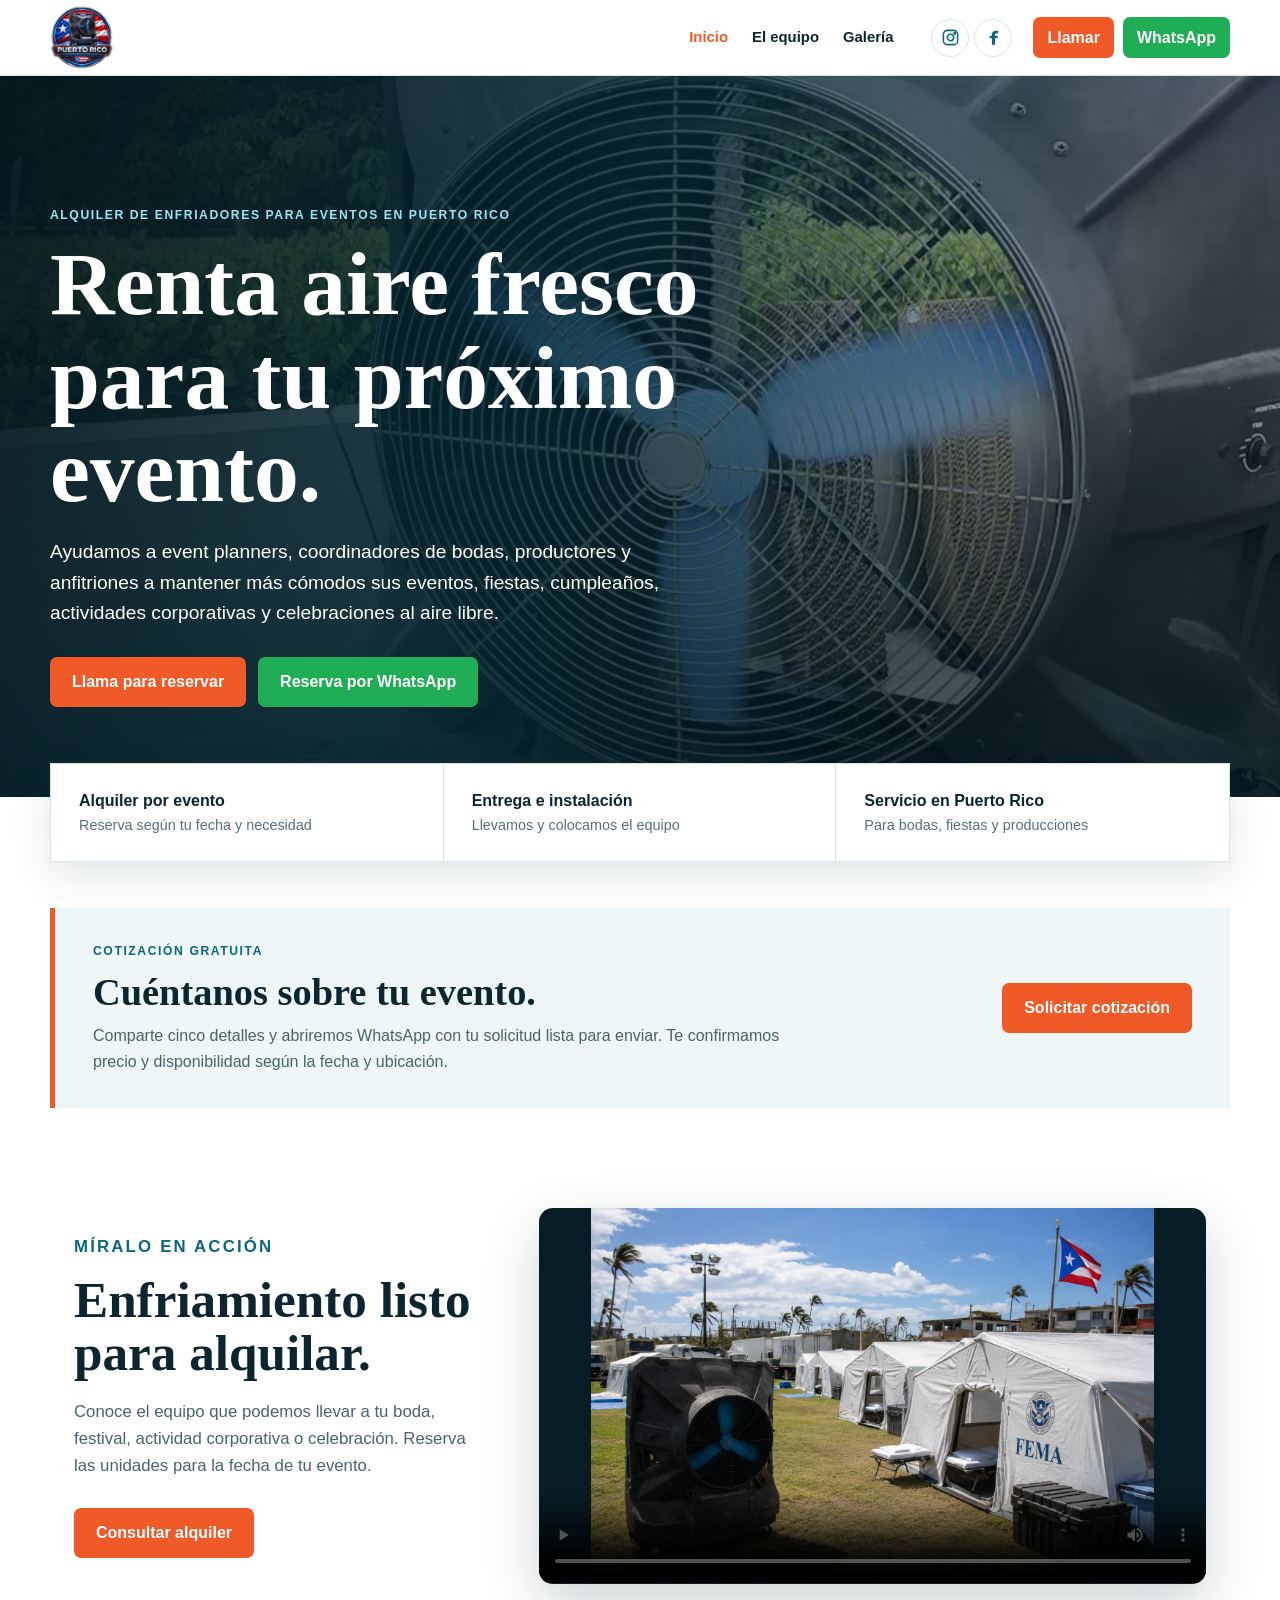
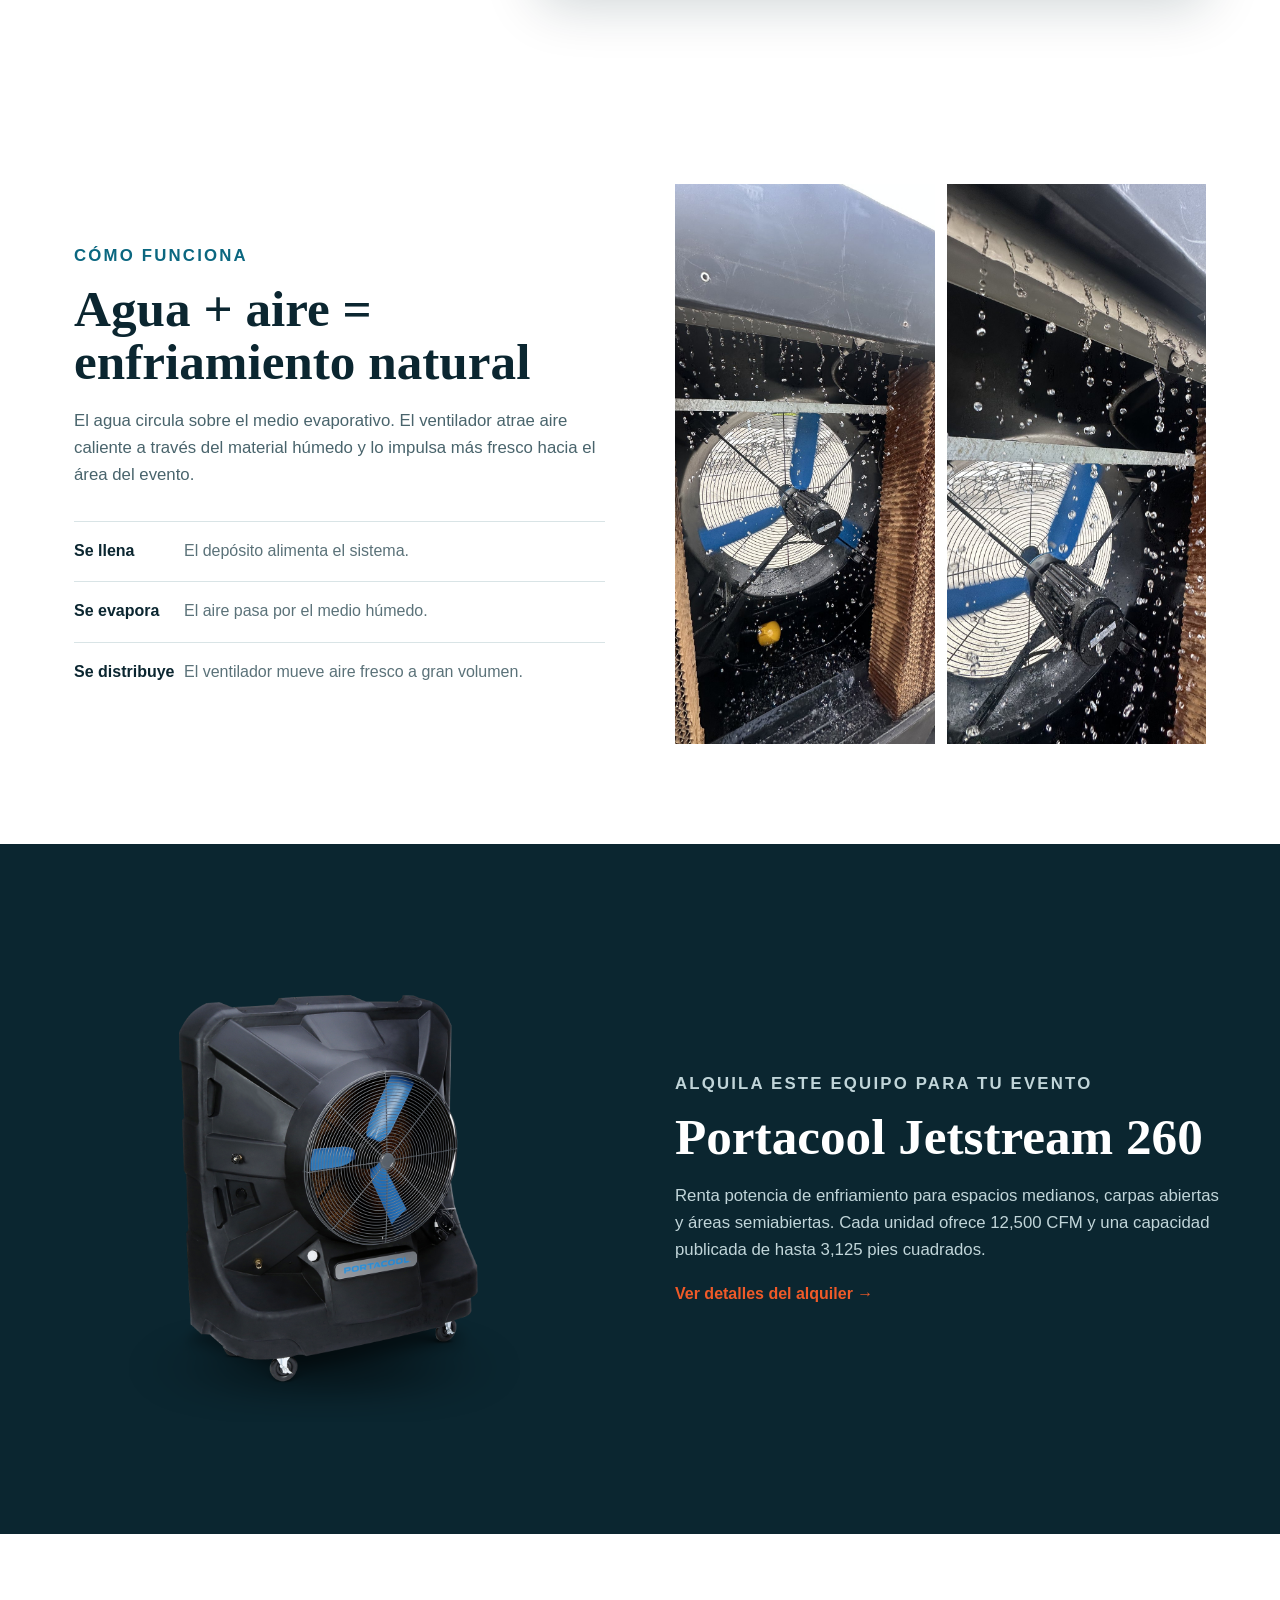
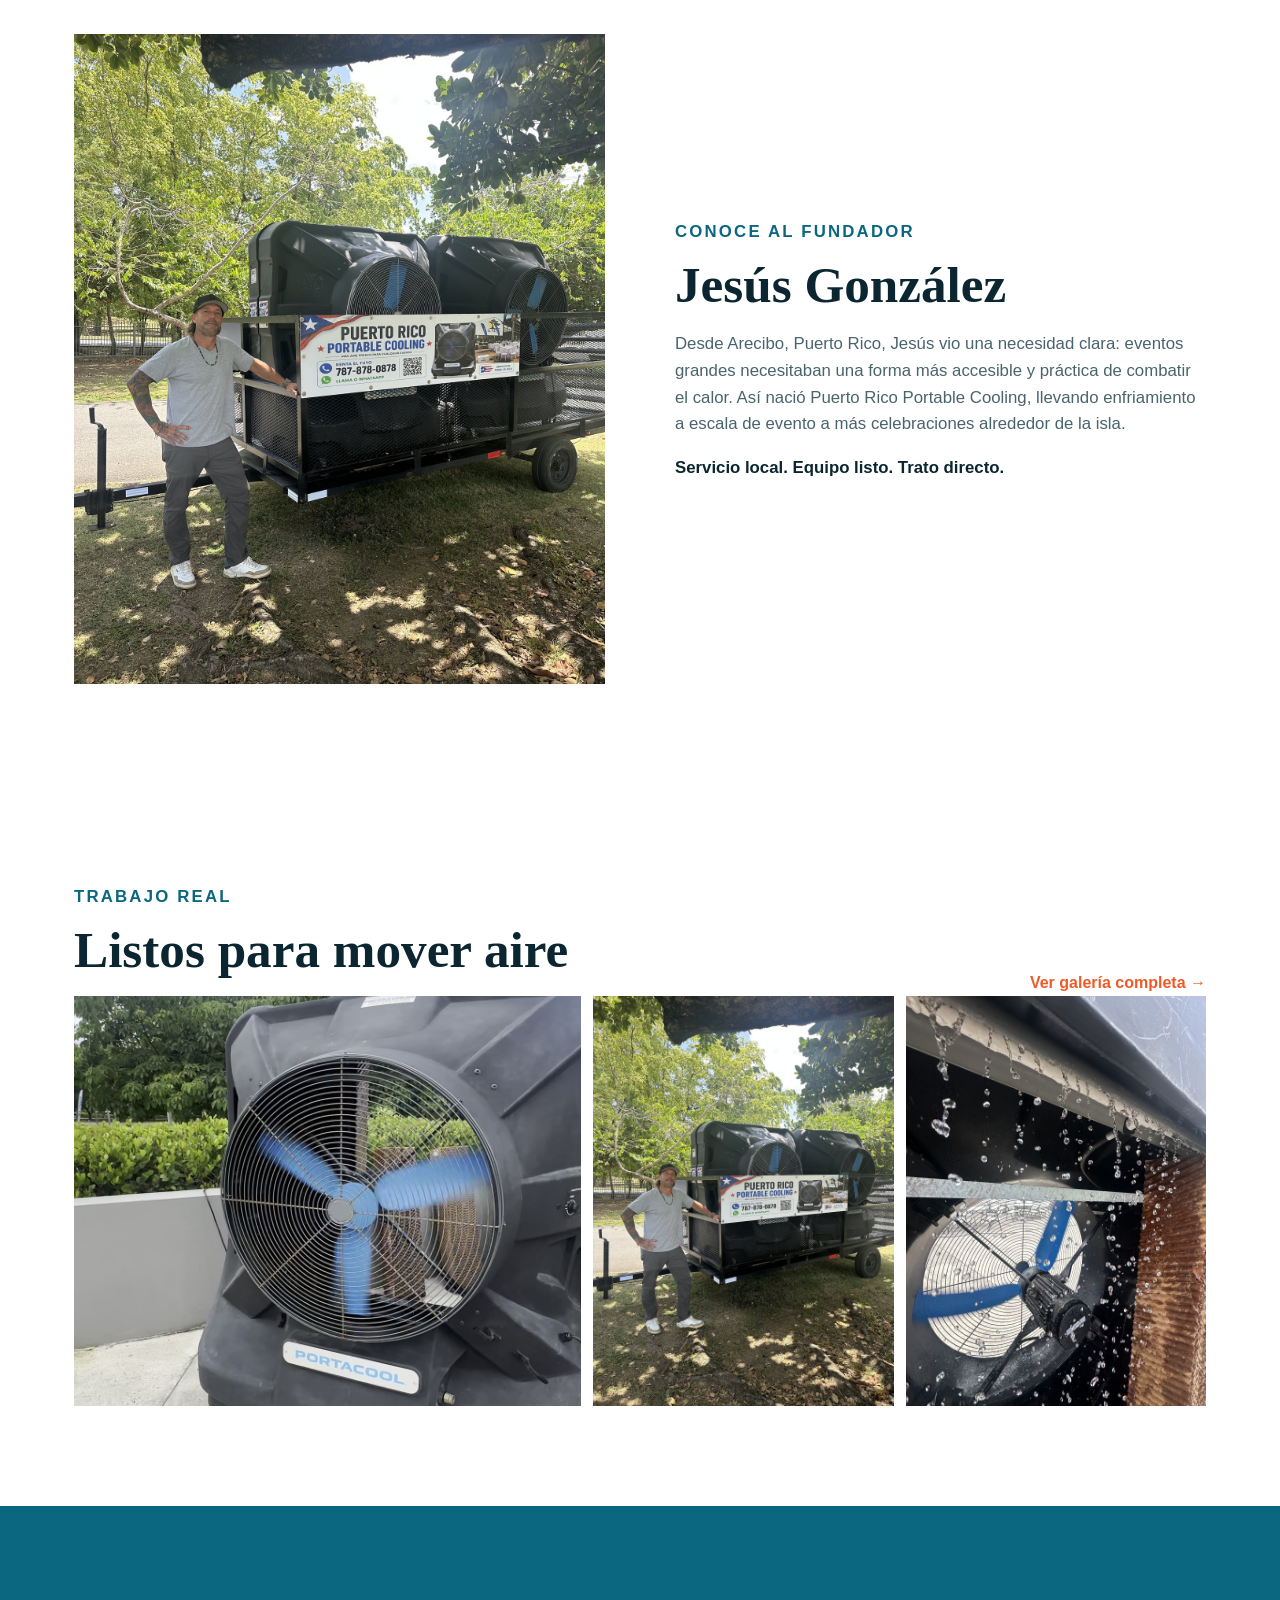
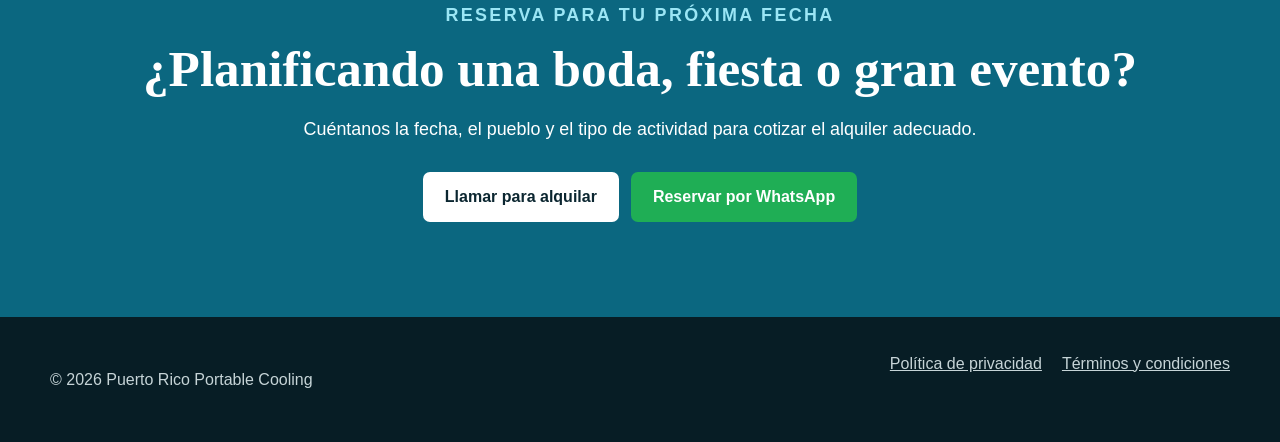
<file: index.html>
<!doctype html><html lang="es"><head><meta charset="utf-8"><meta name="viewport" content="width=device-width,initial-scale=1"><title>Alquiler de enfriadores para eventos | Puerto Rico Portable Cooling</title><meta name="description" content="Alquiler, entrega e instalación de enfriadores evaporativos Portacool para bodas, fiestas y eventos en Puerto Rico."><link rel="canonical" href="https://prportablecooling.com/"><link rel="icon" type="image/png" href="https://prportablecooling.com/photos/real/pr-portable-cooling-logo.png"><link rel="apple-touch-icon" href="https://prportablecooling.com/photos/real/pr-portable-cooling-logo.png"><meta property="og:type" content="website"><meta property="og:locale" content="es_PR"><meta property="og:site_name" content="PR Portable Cooling"><meta property="og:title" content="Puerto Rico Portable Cooling | Alquiler para eventos"><meta property="og:description" content="Alquiler, entrega e instalación de enfriadores Portacool para eventos en Puerto Rico."><meta property="og:url" content="https://prportablecooling.com/"><meta property="og:image" content="https://prportablecooling.com/photos/real/pr-portable-cooling-logo.png"><meta property="og:image:secure_url" content="https://prportablecooling.com/photos/real/pr-portable-cooling-logo.png"><meta property="og:image:type" content="image/png"><meta property="og:image:width" content="300"><meta property="og:image:height" content="300"><meta property="og:image:alt" content="Logo de Puerto Rico Portable Cooling"><meta name="twitter:card" content="summary"><meta name="twitter:title" content="Puerto Rico Portable Cooling | Alquiler para eventos"><meta name="twitter:description" content="Alquiler, entrega e instalación de enfriadores Portacool para eventos en Puerto Rico."><meta name="twitter:image" content="https://prportablecooling.com/photos/real/pr-portable-cooling-logo.png"><link rel="stylesheet" href="site.css"></head><body>
<header><a class="brand" href="/" aria-label="Puerto Rico Portable Cooling"><img src="photos/real/pr-portable-cooling-logo.png" alt="Puerto Rico Portable Cooling"></a><nav><a class="active" href="/">Inicio</a><a href="/jetstream-260.html">El equipo</a><a href="/gallery.html">Galería</a></nav><div class="header-actions"><span class="header-social"><a href="https://www.instagram.com/pr_portable_cooling/" target="_blank" rel="noopener" aria-label="Instagram"><svg viewBox="0 0 24 24" aria-hidden="true"><rect x="3" y="3" width="18" height="18" rx="5"/><circle cx="12" cy="12" r="4"/><circle cx="17.4" cy="6.7" r="1"/></svg></a><a href="https://www.facebook.com/PRPORTABLECOOLING" target="_blank" rel="noopener" aria-label="Facebook"><svg viewBox="0 0 24 24" aria-hidden="true"><path d="M14 21v-8h3l.5-3H14V8.2c0-.9.3-1.7 1.8-1.7H18V3.8c-.4-.1-1.7-.2-3-.2-3 0-5 1.8-5 5.2V10H7v3h3v8z"/></svg></a></span><a class="header-call" href="tel:+17878780878">Llamar</a><a class="header-wa" href="https://wa.me/17878780878?text=Hola%2C%20quiero%20alquilar%20enfriadores%20para%20mi%20evento." target="_blank" rel="noopener">WhatsApp</a></div></header><main>
<section class="hero"><video autoplay muted loop playsinline poster="photos/real/event-cooling-poster.jpg"><source src="photos/real/event-cooling-background.mp4" type="video/mp4"></video><div class="shade"></div><div class="hero-copy"><p class="eyebrow">Alquiler de enfriadores para eventos en Puerto Rico</p><h1>Renta aire fresco para tu próximo evento.</h1><p>Ayudamos a event planners, coordinadores de bodas, productores y anfitriones a mantener más cómodos sus eventos, fiestas, cumpleaños, actividades corporativas y celebraciones al aire libre.</p><div class="actions"><a class="btn primary" href="tel:+17878780878">Llama para reservar</a><a class="btn whatsapp" href="https://wa.me/17878780878?text=Hola%2C%20quiero%20alquilar%20enfriadores%20para%20mi%20pr%C3%B3ximo%20evento." target="_blank" rel="noopener">Reserva por WhatsApp</a></div></div></section>
<section class="trust"><div><strong>Alquiler por evento</strong><span>Reserva según tu fecha y necesidad</span></div><div><strong>Entrega e instalación</strong><span>Llevamos y colocamos el equipo</span></div><div><strong>Servicio en Puerto Rico</strong><span>Para bodas, fiestas y producciones</span></div></section>
<section class="quote-invite" aria-labelledby="quote-title"><div><p class="eyebrow dark">Cotización gratuita</p><h2 id="quote-title">Cuéntanos sobre tu evento.</h2><p>Comparte cinco detalles y abriremos WhatsApp con tu solicitud lista para enviar. Te confirmamos precio y disponibilidad según la fecha y ubicación.</p></div><button class="btn primary" type="button" data-open-quote>Solicitar cotización</button></section>
<section class="section video-section"><div><p class="eyebrow dark">Míralo en acción</p><h2>Enfriamiento listo para alquilar.</h2><p>Conoce el equipo que podemos llevar a tu boda, festival, actividad corporativa o celebración. Reserva las unidades para la fecha de tu evento.</p><div class="actions"><a class="btn primary" href="tel:+17878780878">Consultar alquiler</a></div></div><video controls playsinline preload="metadata" poster="photos/chatgpt image jun 29, 2026, 04_48_44 pm.png"><source src="photos/real/pr-portable-cooling-overview.mp4" type="video/mp4">Tu navegador no puede reproducir este video.</video></section>
<section class="section split"><div><p class="eyebrow dark">Cómo funciona</p><h2>Agua + aire = enfriamiento natural</h2><p>El agua circula sobre el medio evaporativo. El ventilador atrae aire caliente a través del material húmedo y lo impulsa más fresco hacia el área del evento.</p><ol class="steps"><li><b>Se llena</b><span>El depósito alimenta el sistema.</span></li><li><b>Se evapora</b><span>El aire pasa por el medio húmedo.</span></li><li><b>Se distribuye</b><span>El ventilador mueve aire fresco a gran volumen.</span></li></ol></div><div class="water-grid"><img src="photos/real/photo-1258.jpg" alt="Agua circulando por el medio evaporativo del Portacool" loading="lazy"><img src="photos/real/photo-1259.jpg" alt="Detalle del sistema de agua y ventilador" loading="lazy"></div></section>
<section class="section product-band"><img src="photos/real/jetstream-260-official.png" alt="Portacool Jetstream 260 disponible para alquiler"><div><p class="eyebrow">Alquila este equipo para tu evento</p><h2>Portacool Jetstream 260</h2><p>Renta potencia de enfriamiento para espacios medianos, carpas abiertas y áreas semiabiertas. Cada unidad ofrece 12,500 CFM y una capacidad publicada de hasta 3,125 pies cuadrados.</p><a class="text-link" href="/jetstream-260.html">Ver detalles del alquiler →</a></div></section>
<section class="section founder"><img src="photos/real/photo-1232.jpg" alt="Jesús González junto al remolque de Puerto Rico Portable Cooling" loading="lazy"><div><p class="eyebrow dark">Conoce al fundador</p><h2>Jesús González</h2><p>Desde Arecibo, Puerto Rico, Jesús vio una necesidad clara: eventos grandes necesitaban una forma más accesible y práctica de combatir el calor. Así nació Puerto Rico Portable Cooling, llevando enfriamiento a escala de evento a más celebraciones alrededor de la isla.</p><p class="signature">Servicio local. Equipo listo. Trato directo.</p></div></section>
<section class="section"><div class="section-head"><div><p class="eyebrow dark">Trabajo real</p><h2>Listos para mover aire</h2></div><a class="text-link" href="/gallery.html">Ver galería completa →</a></div><div class="gallery-grid"><img src="photos/real/event-cooling-poster.jpg" alt="Portacool Jetstream en funcionamiento" loading="lazy"><img src="photos/real/photo-1232.jpg" alt="Equipo de enfriamiento sobre remolque" loading="lazy"><img src="photos/real/photo-1259.jpg" alt="Sistema evaporativo en funcionamiento" loading="lazy"></div></section>
<section class="cta"><p class="eyebrow">Reserva para tu próxima fecha</p><h2>¿Planificando una boda, fiesta o gran evento?</h2><p>Cuéntanos la fecha, el pueblo y el tipo de actividad para cotizar el alquiler adecuado.</p><div class="actions"><a class="btn light" href="tel:+17878780878">Llamar para alquilar</a><a class="btn whatsapp" href="https://wa.me/17878780878?text=Hola%2C%20quiero%20verificar%20disponibilidad%20y%20alquilar%20enfriadores%20para%20mi%20evento." target="_blank" rel="noopener">Reservar por WhatsApp</a></div></section>
</main><footer><p>© 2026 Puerto Rico Portable Cooling</p><div><a href="/privacy-policy">Política de privacidad</a><a href="/terms-and-conditions">Términos y condiciones</a></div></footer><div class="sticky-bar"><a class="btn primary" href="tel:+17878780878">Llamar y alquilar</a></div></body></html>
</file>
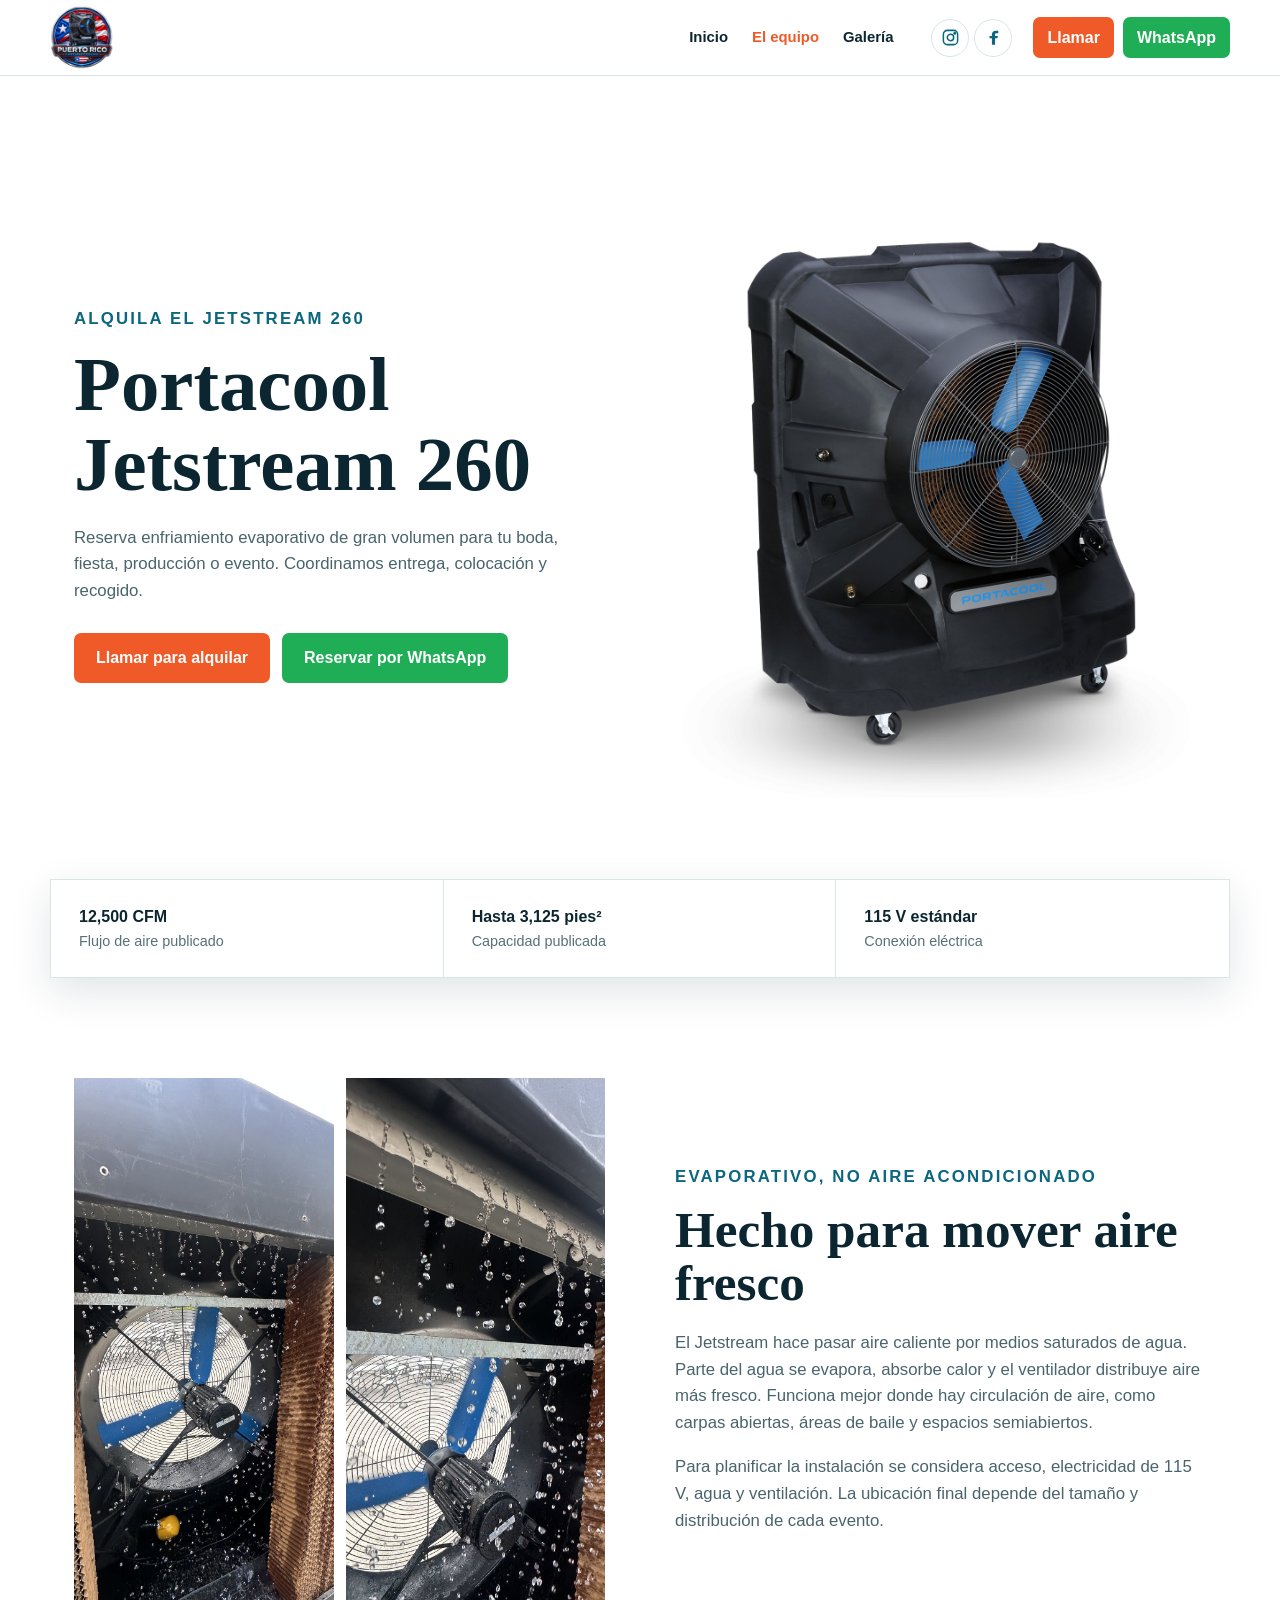
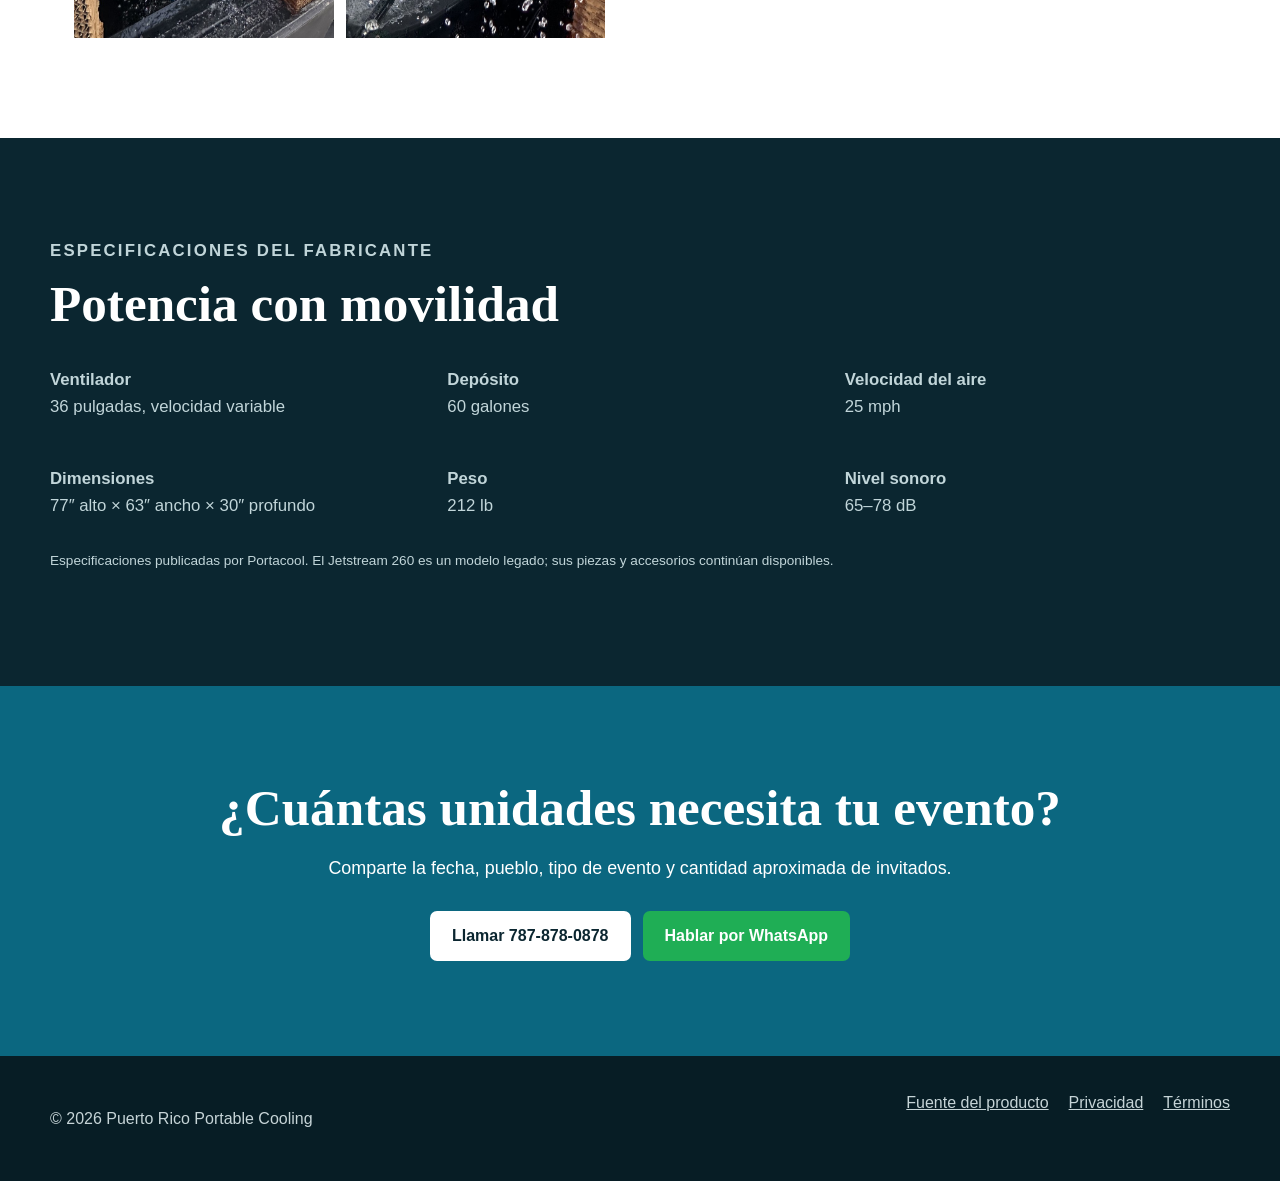
<file: jetstream-260.html>
<!doctype html><html lang="es"><head><meta charset="utf-8"><meta name="viewport" content="width=device-width,initial-scale=1"><title>Alquiler de Portacool Jetstream 260 | PR Portable Cooling</title><meta name="description" content="Alquila el Portacool Jetstream 260 para tu próximo evento en Puerto Rico. Entrega, instalación y recogido disponibles."><link rel="canonical" href="https://prportablecooling.com/jetstream-260.html"><link rel="icon" type="image/png" href="https://prportablecooling.com/photos/real/pr-portable-cooling-logo.png"><link rel="apple-touch-icon" href="https://prportablecooling.com/photos/real/pr-portable-cooling-logo.png"><meta property="og:type" content="website"><meta property="og:locale" content="es_PR"><meta property="og:site_name" content="PR Portable Cooling"><meta property="og:title" content="Alquiler de Portacool Jetstream 260 | PR Portable Cooling"><meta property="og:description" content="Alquila el Portacool Jetstream 260 para tu próximo evento en Puerto Rico."><meta property="og:url" content="https://prportablecooling.com/jetstream-260.html"><meta property="og:image" content="https://prportablecooling.com/photos/real/pr-portable-cooling-logo.png"><meta property="og:image:secure_url" content="https://prportablecooling.com/photos/real/pr-portable-cooling-logo.png"><meta property="og:image:type" content="image/png"><meta property="og:image:width" content="300"><meta property="og:image:height" content="300"><meta property="og:image:alt" content="Logo de Puerto Rico Portable Cooling"><meta name="twitter:card" content="summary"><meta name="twitter:title" content="Alquiler de Portacool Jetstream 260 | PR Portable Cooling"><meta name="twitter:description" content="Alquila el Portacool Jetstream 260 para tu próximo evento en Puerto Rico."><meta name="twitter:image" content="https://prportablecooling.com/photos/real/pr-portable-cooling-logo.png"><link rel="stylesheet" href="site.css"></head><body><header><a class="brand" href="/" aria-label="Puerto Rico Portable Cooling"><img src="photos/real/pr-portable-cooling-logo.png" alt="Puerto Rico Portable Cooling"></a><nav><a href="/">Inicio</a><a class="active" href="/jetstream-260.html">El equipo</a><a href="/gallery.html">Galería</a></nav><div class="header-actions"><span class="header-social"><a href="https://www.instagram.com/pr_portable_cooling/" target="_blank" rel="noopener" aria-label="Instagram"><svg viewBox="0 0 24 24" aria-hidden="true"><rect x="3" y="3" width="18" height="18" rx="5"/><circle cx="12" cy="12" r="4"/><circle cx="17.4" cy="6.7" r="1"/></svg></a><a href="https://www.facebook.com/PRPORTABLECOOLING" target="_blank" rel="noopener" aria-label="Facebook"><svg viewBox="0 0 24 24" aria-hidden="true"><path d="M14 21v-8h3l.5-3H14V8.2c0-.9.3-1.7 1.8-1.7H18V3.8c-.4-.1-1.7-.2-3-.2-3 0-5 1.8-5 5.2V10H7v3h3v8z"/></svg></a></span><a class="header-call" href="tel:+17878780878">Llamar</a><a class="header-wa" href="https://wa.me/17878780878?text=Hola%2C%20quiero%20alquilar%20el%20Jetstream%20260%20para%20mi%20evento." target="_blank" rel="noopener">WhatsApp</a></div></header><main>
<section class="section split"><div><p class="eyebrow dark">Alquila el Jetstream 260</p><h1 style="color:var(--ink);font-size:clamp(3rem,6vw,6rem)">Portacool Jetstream 260</h1><p>Reserva enfriamiento evaporativo de gran volumen para tu boda, fiesta, producción o evento. Coordinamos entrega, colocación y recogido.</p><div class="actions"><a class="btn primary" href="tel:+17878780878">Llamar para alquilar</a><a class="btn whatsapp" href="https://wa.me/17878780878?text=Hola%2C%20quiero%20cotizar%20el%20alquiler%20del%20Jetstream%20260%20para%20mi%20evento." target="_blank" rel="noopener">Reservar por WhatsApp</a></div></div><img src="photos/real/jetstream-260-official.png" alt="Portacool Jetstream 260 disponible para alquiler"></section>
<section class="trust"><div><strong>12,500 CFM</strong><span>Flujo de aire publicado</span></div><div><strong>Hasta 3,125 pies²</strong><span>Capacidad publicada</span></div><div><strong>115 V estándar</strong><span>Conexión eléctrica</span></div></section>
<section class="section split"><div class="water-grid"><img src="photos/real/photo-1258.jpg" alt="Medio evaporativo húmedo" loading="lazy"><img src="photos/real/photo-1259.jpg" alt="Sistema interno del Jetstream 260" loading="lazy"></div><div><p class="eyebrow dark">Evaporativo, no aire acondicionado</p><h2>Hecho para mover aire fresco</h2><p>El Jetstream hace pasar aire caliente por medios saturados de agua. Parte del agua se evapora, absorbe calor y el ventilador distribuye aire más fresco. Funciona mejor donde hay circulación de aire, como carpas abiertas, áreas de baile y espacios semiabiertos.</p><p>Para planificar la instalación se considera acceso, electricidad de 115 V, agua y ventilación. La ubicación final depende del tamaño y distribución de cada evento.</p></div></section>
<section class="section product-band" style="grid-template-columns:1fr"><div><p class="eyebrow">Especificaciones del fabricante</p><h2>Potencia con movilidad</h2><div class="gallery-grid" style="grid-template-columns:repeat(3,1fr)"><p><b>Ventilador</b><br>36 pulgadas, velocidad variable</p><p><b>Depósito</b><br>60 galones</p><p><b>Velocidad del aire</b><br>25 mph</p><p><b>Dimensiones</b><br>77″ alto × 63″ ancho × 30″ profundo</p><p><b>Peso</b><br>212 lb</p><p><b>Nivel sonoro</b><br>65–78 dB</p></div><p style="font-size:.85rem">Especificaciones publicadas por Portacool. El Jetstream 260 es un modelo legado; sus piezas y accesorios continúan disponibles.</p></div></section>
<section class="cta"><h2>¿Cuántas unidades necesita tu evento?</h2><p>Comparte la fecha, pueblo, tipo de evento y cantidad aproximada de invitados.</p><div class="actions"><a class="btn light" href="tel:+17878780878">Llamar 787-878-0878</a><a class="btn whatsapp" href="https://wa.me/17878780878?text=Hola%2C%20quiero%20ayuda%20para%20calcular%20el%20enfriamiento%20de%20mi%20evento." target="_blank" rel="noopener">Hablar por WhatsApp</a></div></section></main><footer><p>© 2026 Puerto Rico Portable Cooling</p><div><a href="https://www.portacool.com/legacy-evaporative-coolers/jetstream-series/jetstream-260-evaporative-coolers/" target="_blank" rel="noopener">Fuente del producto</a><a href="/privacy-policy">Privacidad</a><a href="/terms-and-conditions">Términos</a></div></footer><div class="sticky-bar"><a class="btn primary" href="tel:+17878780878">Llamar</a></div></body></html>
</file>
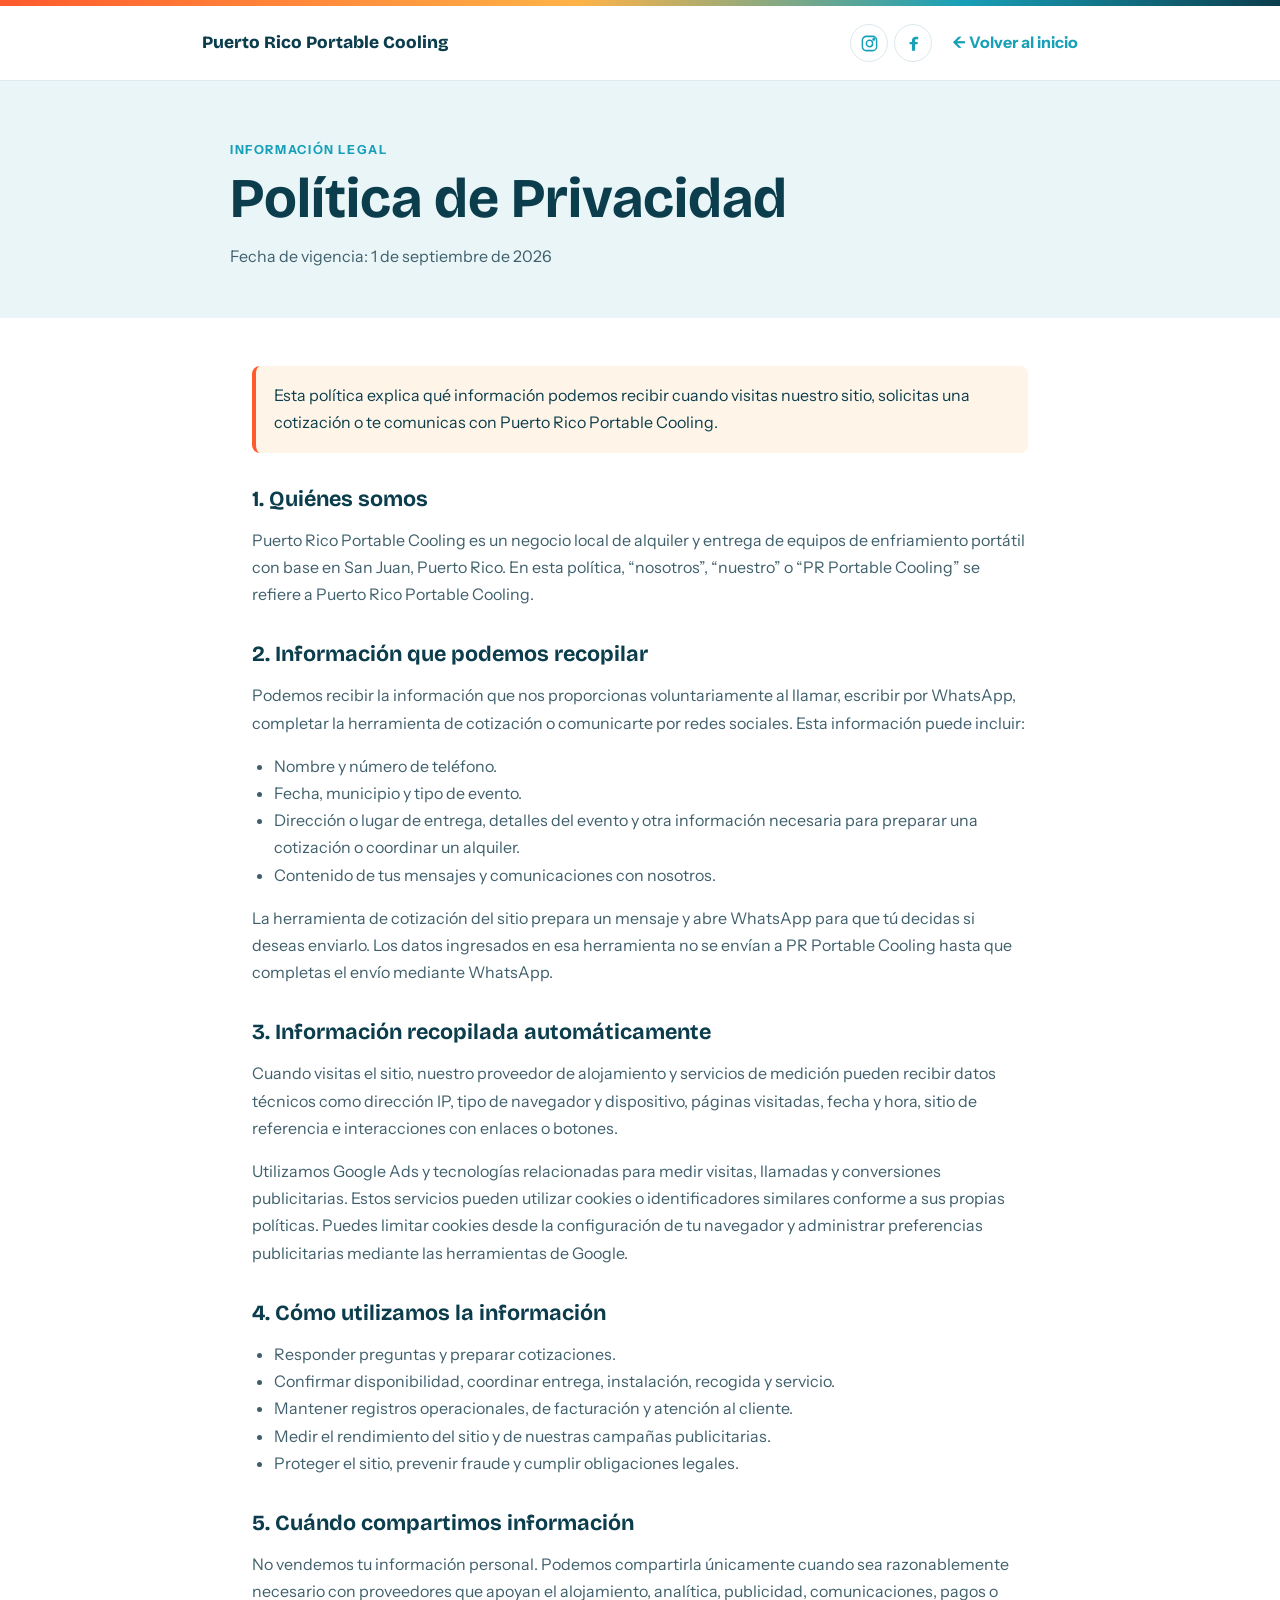
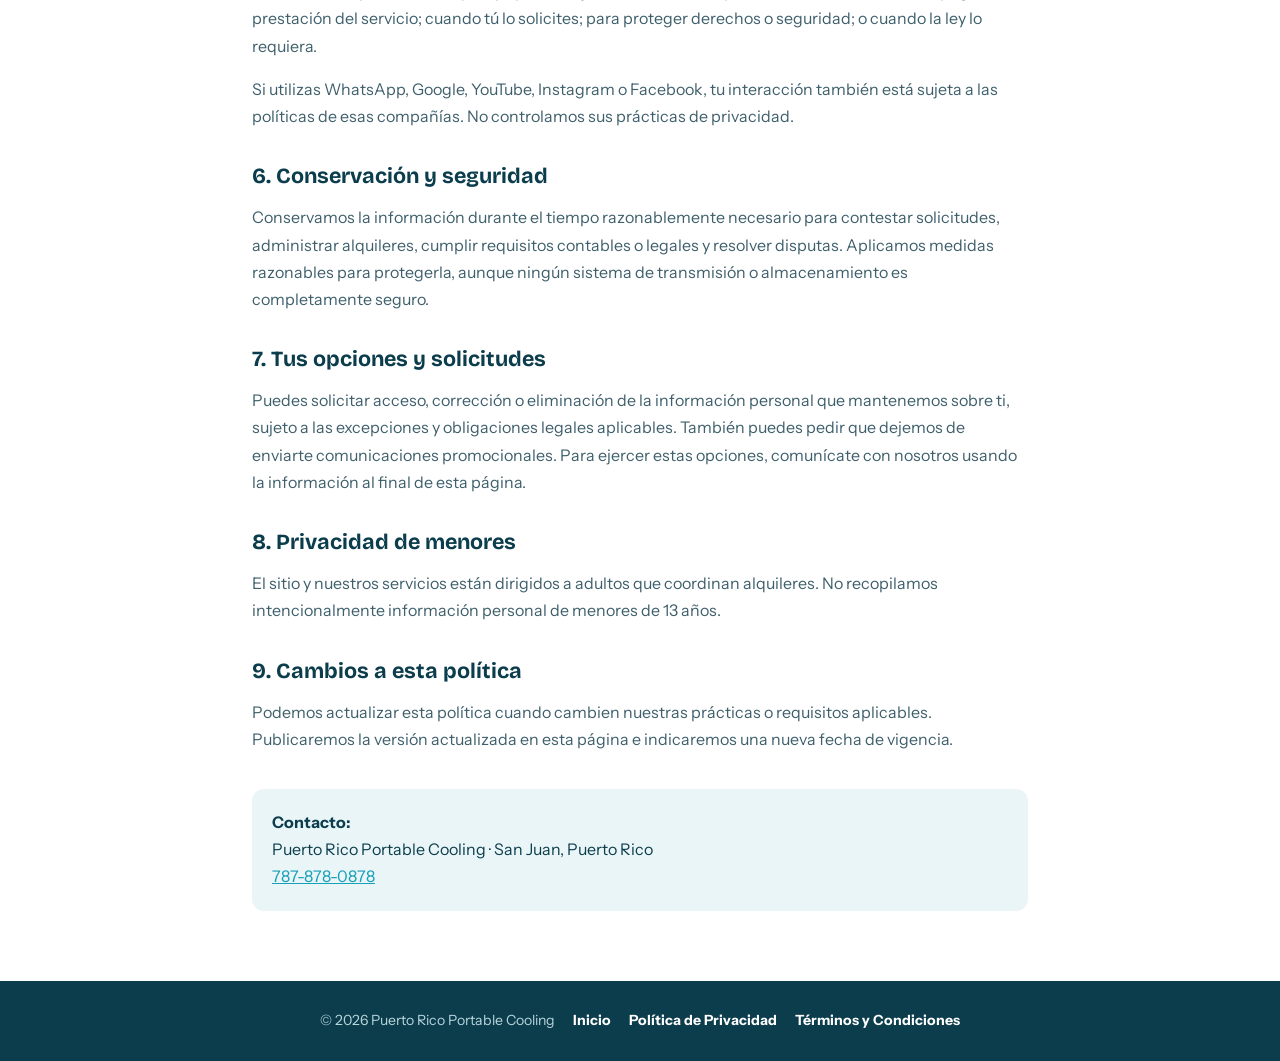
<file: privacy-policy.html>
<!DOCTYPE html>
<html lang="es">
<head>
<meta charset="UTF-8">
<meta name="viewport" content="width=device-width, initial-scale=1.0">
<title>Política de Privacidad | Puerto Rico Portable Cooling</title>
<meta name="description" content="Política de privacidad de Puerto Rico Portable Cooling y explicación de cómo manejamos la información de visitantes y clientes.">
<meta name="robots" content="index, follow">
<link rel="canonical" href="https://prportablecooling.com/privacy-policy">
<link rel="icon" type="image/png" href="https://prportablecooling.com/photos/real/pr-portable-cooling-logo.png">
<link rel="apple-touch-icon" href="https://prportablecooling.com/photos/real/pr-portable-cooling-logo.png">
<meta property="og:type" content="website"><meta property="og:locale" content="es_PR"><meta property="og:site_name" content="PR Portable Cooling"><meta property="og:title" content="Política de Privacidad | Puerto Rico Portable Cooling"><meta property="og:url" content="https://prportablecooling.com/privacy-policy"><meta property="og:image" content="https://prportablecooling.com/photos/real/pr-portable-cooling-logo.png"><meta property="og:image:alt" content="Logo de Puerto Rico Portable Cooling"><meta name="twitter:card" content="summary"><meta name="twitter:image" content="https://prportablecooling.com/photos/real/pr-portable-cooling-logo.png">
<link rel="preconnect" href="https://fonts.googleapis.com">
<link rel="preconnect" href="https://fonts.gstatic.com" crossorigin>
<link href="https://fonts.googleapis.com/css2?family=Bricolage+Grotesque:opsz,wght@12..96,500;12..96,700;12..96,800&family=Instrument+Sans:wght@400;500;600;700&display=swap" rel="stylesheet">
<style>
:root{--ocean:#0B3D4C;--aqua:#18A0B8;--ice:#EAF5F8;--mango:#FF5A2D;--white:#fff;--ink:#3E5F6B;--line:#DCE9ED}
*{box-sizing:border-box}body{margin:0;font-family:'Instrument Sans',system-ui,sans-serif;color:var(--ocean);background:var(--white);line-height:1.7;-webkit-font-smoothing:antialiased}h1,h2{font-family:'Bricolage Grotesque',sans-serif;line-height:1.12}a{color:var(--aqua)}.heat{height:6px;background:linear-gradient(90deg,var(--mango),#FFB347 45%,var(--aqua) 75%,var(--ocean))}.top{border-bottom:1px solid var(--line);background:#fff}.top-inner{max-width:920px;margin:auto;padding:18px 22px;display:flex;justify-content:space-between;align-items:center;gap:20px}.brand{font-family:'Bricolage Grotesque',sans-serif;font-weight:800;text-decoration:none;color:var(--ocean);font-size:1.08rem}.back{text-decoration:none;font-weight:700}.hero{background:var(--ice);padding:58px 22px 48px}.hero-inner,.content{max-width:820px;margin:auto}.eyebrow{text-transform:uppercase;letter-spacing:.13em;color:var(--aqua);font-size:.78rem;font-weight:800}.hero h1{font-size:clamp(2.2rem,5vw,3.5rem);margin:8px 0 12px}.hero p{color:var(--ink);margin:0}.content{padding:48px 22px 70px}.notice{background:#FFF4E8;border-left:4px solid var(--mango);padding:16px 18px;border-radius:8px;margin-bottom:34px}.content h2{font-size:1.35rem;margin:34px 0 8px}.content p,.content li{color:var(--ink)}.content ul{padding-left:22px}.contact{background:var(--ice);padding:20px;border-radius:12px;margin-top:36px}footer{background:var(--ocean);color:#B9D5DC;text-align:center;padding:28px 20px;font-size:.88rem}footer a{color:#fff;text-decoration:none;font-weight:700}.foot{display:flex;justify-content:center;gap:8px 18px;flex-wrap:wrap}@media(max-width:600px){.top-inner{align-items:flex-start;flex-direction:column}.hero{padding-top:42px}}
.legal-social{display:flex;gap:6px;margin-left:auto}.legal-social a{width:38px;height:38px;display:grid;place-items:center;border:1px solid var(--line);border-radius:50%;color:var(--aqua)}.legal-social svg{width:19px;height:19px;fill:none;stroke:currentColor;stroke-width:1.9}.legal-social path{fill:currentColor;stroke:none}@media(max-width:600px){.top-inner{flex-direction:row;align-items:center;flex-wrap:wrap}.legal-social{order:2}.back{order:3;width:100%}}
</style>
</head>
<body>
<div class="heat" aria-hidden="true"></div>
<header class="top"><div class="top-inner"><a class="brand" href="/">Puerto Rico Portable Cooling</a><span class="legal-social"><a href="https://www.instagram.com/pr_portable_cooling/" target="_blank" rel="noopener" aria-label="Instagram"><svg viewBox="0 0 24 24" aria-hidden="true"><rect x="3" y="3" width="18" height="18" rx="5"/><circle cx="12" cy="12" r="4"/><circle cx="17.4" cy="6.7" r="1"/></svg></a><a href="https://www.facebook.com/PRPORTABLECOOLING" target="_blank" rel="noopener" aria-label="Facebook"><svg viewBox="0 0 24 24" aria-hidden="true"><path d="M14 21v-8h3l.5-3H14V8.2c0-.9.3-1.7 1.8-1.7H18V3.8c-.4-.1-1.7-.2-3-.2-3 0-5 1.8-5 5.2V10H7v3h3v8z"/></svg></a></span><a class="back" href="/">← Volver al inicio</a></div></header>
<main>
  <section class="hero"><div class="hero-inner"><div class="eyebrow">Información legal</div><h1>Política de Privacidad</h1><p>Fecha de vigencia: 1 de septiembre de 2026</p></div></section>
  <article class="content">
    <div class="notice">Esta política explica qué información podemos recibir cuando visitas nuestro sitio, solicitas una cotización o te comunicas con Puerto Rico Portable Cooling.</div>
    <h2>1. Quiénes somos</h2>
    <p>Puerto Rico Portable Cooling es un negocio local de alquiler y entrega de equipos de enfriamiento portátil con base en San Juan, Puerto Rico. En esta política, “nosotros”, “nuestro” o “PR Portable Cooling” se refiere a Puerto Rico Portable Cooling.</p>
    <h2>2. Información que podemos recopilar</h2>
    <p>Podemos recibir la información que nos proporcionas voluntariamente al llamar, escribir por WhatsApp, completar la herramienta de cotización o comunicarte por redes sociales. Esta información puede incluir:</p>
    <ul><li>Nombre y número de teléfono.</li><li>Fecha, municipio y tipo de evento.</li><li>Dirección o lugar de entrega, detalles del evento y otra información necesaria para preparar una cotización o coordinar un alquiler.</li><li>Contenido de tus mensajes y comunicaciones con nosotros.</li></ul>
    <p>La herramienta de cotización del sitio prepara un mensaje y abre WhatsApp para que tú decidas si deseas enviarlo. Los datos ingresados en esa herramienta no se envían a PR Portable Cooling hasta que completas el envío mediante WhatsApp.</p>
    <h2>3. Información recopilada automáticamente</h2>
    <p>Cuando visitas el sitio, nuestro proveedor de alojamiento y servicios de medición pueden recibir datos técnicos como dirección IP, tipo de navegador y dispositivo, páginas visitadas, fecha y hora, sitio de referencia e interacciones con enlaces o botones.</p>
    <p>Utilizamos Google Ads y tecnologías relacionadas para medir visitas, llamadas y conversiones publicitarias. Estos servicios pueden utilizar cookies o identificadores similares conforme a sus propias políticas. Puedes limitar cookies desde la configuración de tu navegador y administrar preferencias publicitarias mediante las herramientas de Google.</p>
    <h2>4. Cómo utilizamos la información</h2>
    <ul><li>Responder preguntas y preparar cotizaciones.</li><li>Confirmar disponibilidad, coordinar entrega, instalación, recogida y servicio.</li><li>Mantener registros operacionales, de facturación y atención al cliente.</li><li>Medir el rendimiento del sitio y de nuestras campañas publicitarias.</li><li>Proteger el sitio, prevenir fraude y cumplir obligaciones legales.</li></ul>
    <h2>5. Cuándo compartimos información</h2>
    <p>No vendemos tu información personal. Podemos compartirla únicamente cuando sea razonablemente necesario con proveedores que apoyan el alojamiento, analítica, publicidad, comunicaciones, pagos o prestación del servicio; cuando tú lo solicites; para proteger derechos o seguridad; o cuando la ley lo requiera.</p>
    <p>Si utilizas WhatsApp, Google, YouTube, Instagram o Facebook, tu interacción también está sujeta a las políticas de esas compañías. No controlamos sus prácticas de privacidad.</p>
    <h2>6. Conservación y seguridad</h2>
    <p>Conservamos la información durante el tiempo razonablemente necesario para contestar solicitudes, administrar alquileres, cumplir requisitos contables o legales y resolver disputas. Aplicamos medidas razonables para protegerla, aunque ningún sistema de transmisión o almacenamiento es completamente seguro.</p>
    <h2>7. Tus opciones y solicitudes</h2>
    <p>Puedes solicitar acceso, corrección o eliminación de la información personal que mantenemos sobre ti, sujeto a las excepciones y obligaciones legales aplicables. También puedes pedir que dejemos de enviarte comunicaciones promocionales. Para ejercer estas opciones, comunícate con nosotros usando la información al final de esta página.</p>
    <h2>8. Privacidad de menores</h2>
    <p>El sitio y nuestros servicios están dirigidos a adultos que coordinan alquileres. No recopilamos intencionalmente información personal de menores de 13 años.</p>
    <h2>9. Cambios a esta política</h2>
    <p>Podemos actualizar esta política cuando cambien nuestras prácticas o requisitos aplicables. Publicaremos la versión actualizada en esta página e indicaremos una nueva fecha de vigencia.</p>
    <div class="contact"><strong>Contacto:</strong><br>Puerto Rico Portable Cooling · San Juan, Puerto Rico<br><a href="tel:+17878780878">787-878-0878</a></div>
  </article>
</main>
<footer><div class="foot"><span>© 2026 Puerto Rico Portable Cooling</span><a href="/">Inicio</a><a href="/privacy-policy.html">Política de Privacidad</a><a href="/terms-and-conditions.html">Términos y Condiciones</a></div></footer>
</body>
</html>
</file>
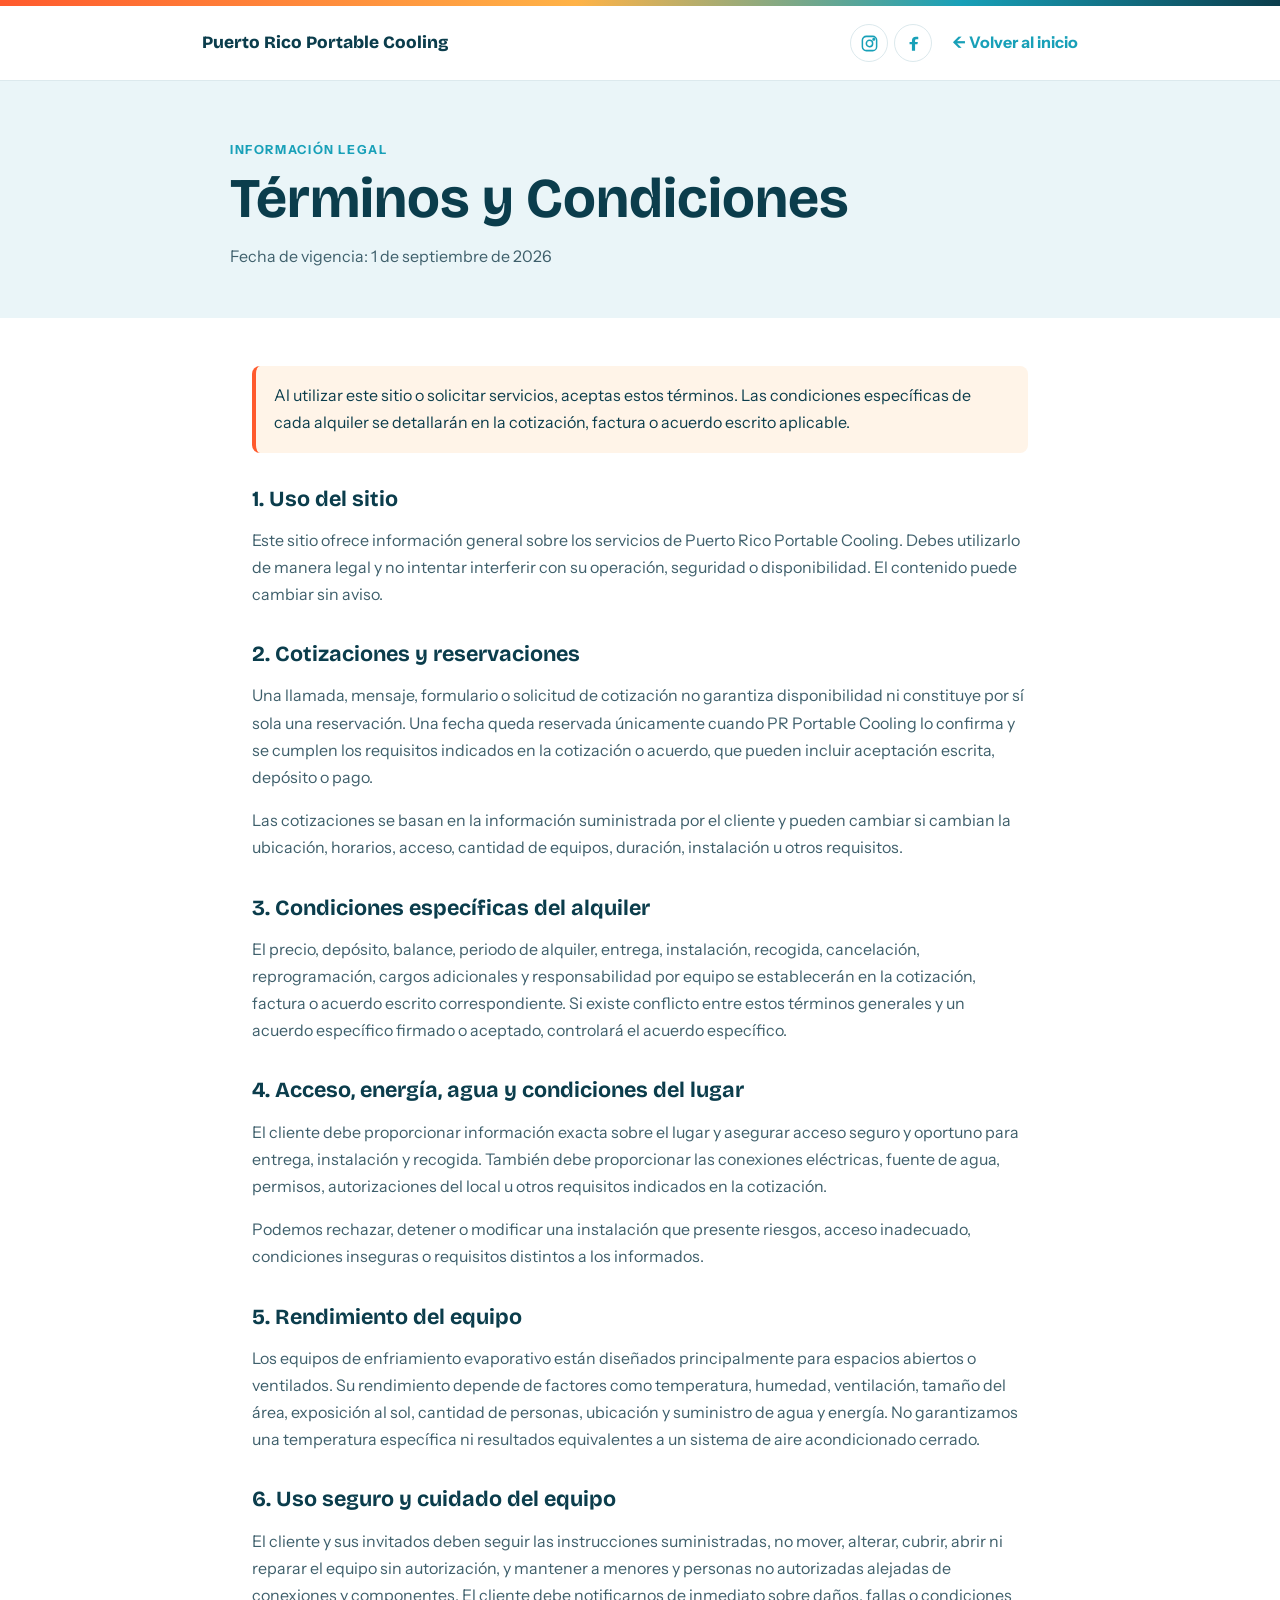
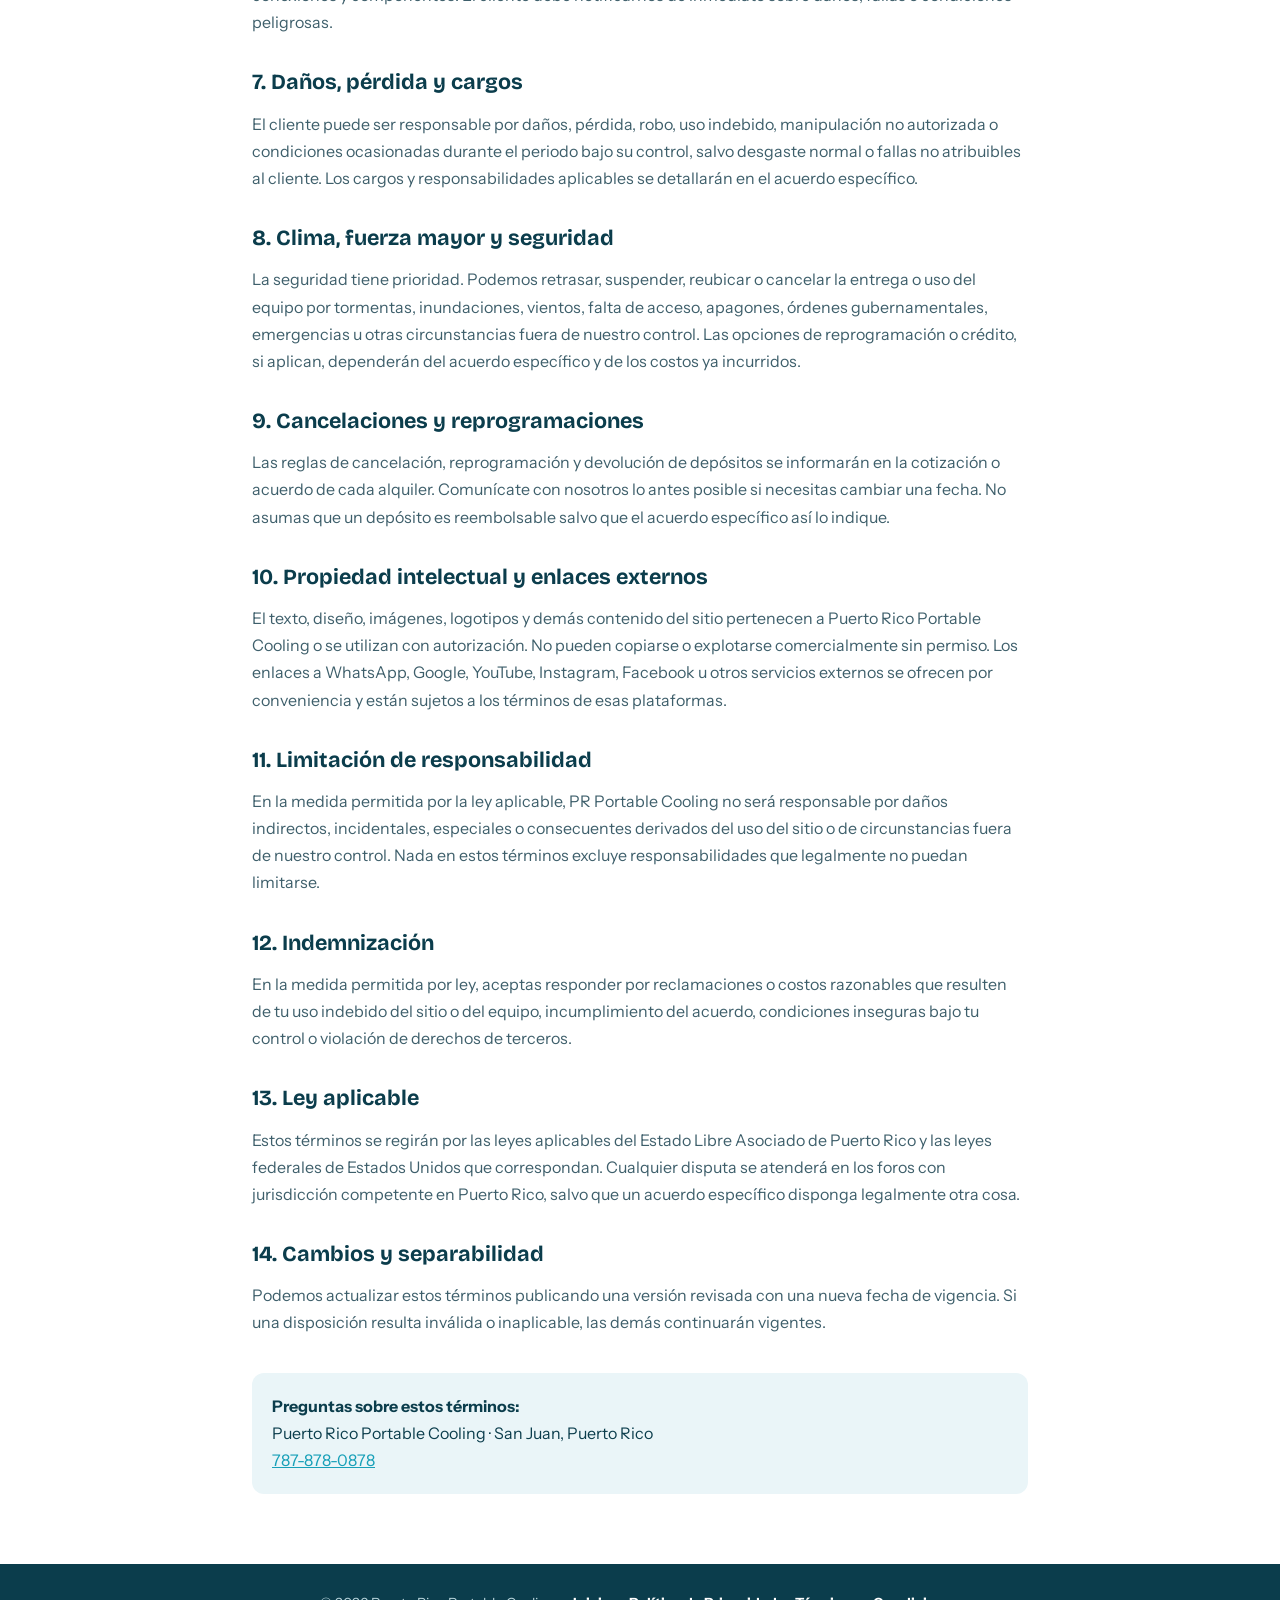
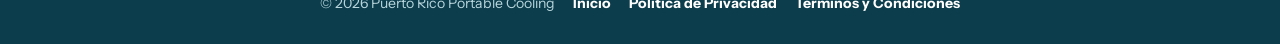
<file: terms-and-conditions.html>
<!DOCTYPE html>
<html lang="es">
<head>
<meta charset="UTF-8">
<meta name="viewport" content="width=device-width, initial-scale=1.0">
<title>Términos y Condiciones | Puerto Rico Portable Cooling</title>
<meta name="description" content="Términos y condiciones del sitio y los servicios de alquiler de Puerto Rico Portable Cooling.">
<meta name="robots" content="index, follow">
<link rel="canonical" href="https://prportablecooling.com/terms-and-conditions">
<link rel="icon" type="image/png" href="https://prportablecooling.com/photos/real/pr-portable-cooling-logo.png">
<link rel="apple-touch-icon" href="https://prportablecooling.com/photos/real/pr-portable-cooling-logo.png">
<meta property="og:type" content="website"><meta property="og:locale" content="es_PR"><meta property="og:site_name" content="PR Portable Cooling"><meta property="og:title" content="Términos y Condiciones | Puerto Rico Portable Cooling"><meta property="og:url" content="https://prportablecooling.com/terms-and-conditions"><meta property="og:image" content="https://prportablecooling.com/photos/real/pr-portable-cooling-logo.png"><meta property="og:image:alt" content="Logo de Puerto Rico Portable Cooling"><meta name="twitter:card" content="summary"><meta name="twitter:image" content="https://prportablecooling.com/photos/real/pr-portable-cooling-logo.png">
<link rel="preconnect" href="https://fonts.googleapis.com"><link rel="preconnect" href="https://fonts.gstatic.com" crossorigin><link href="https://fonts.googleapis.com/css2?family=Bricolage+Grotesque:opsz,wght@12..96,500;12..96,700;12..96,800&family=Instrument+Sans:wght@400;500;600;700&display=swap" rel="stylesheet">
<style>
:root{--ocean:#0B3D4C;--aqua:#18A0B8;--ice:#EAF5F8;--mango:#FF5A2D;--white:#fff;--ink:#3E5F6B;--line:#DCE9ED}*{box-sizing:border-box}body{margin:0;font-family:'Instrument Sans',system-ui,sans-serif;color:var(--ocean);background:var(--white);line-height:1.7;-webkit-font-smoothing:antialiased}h1,h2{font-family:'Bricolage Grotesque',sans-serif;line-height:1.12}a{color:var(--aqua)}.heat{height:6px;background:linear-gradient(90deg,var(--mango),#FFB347 45%,var(--aqua) 75%,var(--ocean))}.top{border-bottom:1px solid var(--line);background:#fff}.top-inner{max-width:920px;margin:auto;padding:18px 22px;display:flex;justify-content:space-between;align-items:center;gap:20px}.brand{font-family:'Bricolage Grotesque',sans-serif;font-weight:800;text-decoration:none;color:var(--ocean);font-size:1.08rem}.back{text-decoration:none;font-weight:700}.hero{background:var(--ice);padding:58px 22px 48px}.hero-inner,.content{max-width:820px;margin:auto}.eyebrow{text-transform:uppercase;letter-spacing:.13em;color:var(--aqua);font-size:.78rem;font-weight:800}.hero h1{font-size:clamp(2.2rem,5vw,3.5rem);margin:8px 0 12px}.hero p{color:var(--ink);margin:0}.content{padding:48px 22px 70px}.notice{background:#FFF4E8;border-left:4px solid var(--mango);padding:16px 18px;border-radius:8px;margin-bottom:34px}.content h2{font-size:1.35rem;margin:34px 0 8px}.content p,.content li{color:var(--ink)}.content ul{padding-left:22px}.contact{background:var(--ice);padding:20px;border-radius:12px;margin-top:36px}footer{background:var(--ocean);color:#B9D5DC;text-align:center;padding:28px 20px;font-size:.88rem}footer a{color:#fff;text-decoration:none;font-weight:700}.foot{display:flex;justify-content:center;gap:8px 18px;flex-wrap:wrap}@media(max-width:600px){.top-inner{align-items:flex-start;flex-direction:column}.hero{padding-top:42px}}
.legal-social{display:flex;gap:6px;margin-left:auto}.legal-social a{width:38px;height:38px;display:grid;place-items:center;border:1px solid var(--line);border-radius:50%;color:var(--aqua)}.legal-social svg{width:19px;height:19px;fill:none;stroke:currentColor;stroke-width:1.9}.legal-social path{fill:currentColor;stroke:none}@media(max-width:600px){.top-inner{flex-direction:row;align-items:center;flex-wrap:wrap}.legal-social{order:2}.back{order:3;width:100%}}
</style>
</head>
<body>
<div class="heat" aria-hidden="true"></div><header class="top"><div class="top-inner"><a class="brand" href="/">Puerto Rico Portable Cooling</a><span class="legal-social"><a href="https://www.instagram.com/pr_portable_cooling/" target="_blank" rel="noopener" aria-label="Instagram"><svg viewBox="0 0 24 24" aria-hidden="true"><rect x="3" y="3" width="18" height="18" rx="5"/><circle cx="12" cy="12" r="4"/><circle cx="17.4" cy="6.7" r="1"/></svg></a><a href="https://www.facebook.com/PRPORTABLECOOLING" target="_blank" rel="noopener" aria-label="Facebook"><svg viewBox="0 0 24 24" aria-hidden="true"><path d="M14 21v-8h3l.5-3H14V8.2c0-.9.3-1.7 1.8-1.7H18V3.8c-.4-.1-1.7-.2-3-.2-3 0-5 1.8-5 5.2V10H7v3h3v8z"/></svg></a></span><a class="back" href="/">← Volver al inicio</a></div></header>
<main>
  <section class="hero"><div class="hero-inner"><div class="eyebrow">Información legal</div><h1>Términos y Condiciones</h1><p>Fecha de vigencia: 1 de septiembre de 2026</p></div></section>
  <article class="content">
    <div class="notice">Al utilizar este sitio o solicitar servicios, aceptas estos términos. Las condiciones específicas de cada alquiler se detallarán en la cotización, factura o acuerdo escrito aplicable.</div>
    <h2>1. Uso del sitio</h2><p>Este sitio ofrece información general sobre los servicios de Puerto Rico Portable Cooling. Debes utilizarlo de manera legal y no intentar interferir con su operación, seguridad o disponibilidad. El contenido puede cambiar sin aviso.</p>
    <h2>2. Cotizaciones y reservaciones</h2><p>Una llamada, mensaje, formulario o solicitud de cotización no garantiza disponibilidad ni constituye por sí sola una reservación. Una fecha queda reservada únicamente cuando PR Portable Cooling lo confirma y se cumplen los requisitos indicados en la cotización o acuerdo, que pueden incluir aceptación escrita, depósito o pago.</p>
    <p>Las cotizaciones se basan en la información suministrada por el cliente y pueden cambiar si cambian la ubicación, horarios, acceso, cantidad de equipos, duración, instalación u otros requisitos.</p>
    <h2>3. Condiciones específicas del alquiler</h2><p>El precio, depósito, balance, periodo de alquiler, entrega, instalación, recogida, cancelación, reprogramación, cargos adicionales y responsabilidad por equipo se establecerán en la cotización, factura o acuerdo escrito correspondiente. Si existe conflicto entre estos términos generales y un acuerdo específico firmado o aceptado, controlará el acuerdo específico.</p>
    <h2>4. Acceso, energía, agua y condiciones del lugar</h2><p>El cliente debe proporcionar información exacta sobre el lugar y asegurar acceso seguro y oportuno para entrega, instalación y recogida. También debe proporcionar las conexiones eléctricas, fuente de agua, permisos, autorizaciones del local u otros requisitos indicados en la cotización.</p>
    <p>Podemos rechazar, detener o modificar una instalación que presente riesgos, acceso inadecuado, condiciones inseguras o requisitos distintos a los informados.</p>
    <h2>5. Rendimiento del equipo</h2><p>Los equipos de enfriamiento evaporativo están diseñados principalmente para espacios abiertos o ventilados. Su rendimiento depende de factores como temperatura, humedad, ventilación, tamaño del área, exposición al sol, cantidad de personas, ubicación y suministro de agua y energía. No garantizamos una temperatura específica ni resultados equivalentes a un sistema de aire acondicionado cerrado.</p>
    <h2>6. Uso seguro y cuidado del equipo</h2><p>El cliente y sus invitados deben seguir las instrucciones suministradas, no mover, alterar, cubrir, abrir ni reparar el equipo sin autorización, y mantener a menores y personas no autorizadas alejadas de conexiones y componentes. El cliente debe notificarnos de inmediato sobre daños, fallas o condiciones peligrosas.</p>
    <h2>7. Daños, pérdida y cargos</h2><p>El cliente puede ser responsable por daños, pérdida, robo, uso indebido, manipulación no autorizada o condiciones ocasionadas durante el periodo bajo su control, salvo desgaste normal o fallas no atribuibles al cliente. Los cargos y responsabilidades aplicables se detallarán en el acuerdo específico.</p>
    <h2>8. Clima, fuerza mayor y seguridad</h2><p>La seguridad tiene prioridad. Podemos retrasar, suspender, reubicar o cancelar la entrega o uso del equipo por tormentas, inundaciones, vientos, falta de acceso, apagones, órdenes gubernamentales, emergencias u otras circunstancias fuera de nuestro control. Las opciones de reprogramación o crédito, si aplican, dependerán del acuerdo específico y de los costos ya incurridos.</p>
    <h2>9. Cancelaciones y reprogramaciones</h2><p>Las reglas de cancelación, reprogramación y devolución de depósitos se informarán en la cotización o acuerdo de cada alquiler. Comunícate con nosotros lo antes posible si necesitas cambiar una fecha. No asumas que un depósito es reembolsable salvo que el acuerdo específico así lo indique.</p>
    <h2>10. Propiedad intelectual y enlaces externos</h2><p>El texto, diseño, imágenes, logotipos y demás contenido del sitio pertenecen a Puerto Rico Portable Cooling o se utilizan con autorización. No pueden copiarse o explotarse comercialmente sin permiso. Los enlaces a WhatsApp, Google, YouTube, Instagram, Facebook u otros servicios externos se ofrecen por conveniencia y están sujetos a los términos de esas plataformas.</p>
    <h2>11. Limitación de responsabilidad</h2><p>En la medida permitida por la ley aplicable, PR Portable Cooling no será responsable por daños indirectos, incidentales, especiales o consecuentes derivados del uso del sitio o de circunstancias fuera de nuestro control. Nada en estos términos excluye responsabilidades que legalmente no puedan limitarse.</p>
    <h2>12. Indemnización</h2><p>En la medida permitida por ley, aceptas responder por reclamaciones o costos razonables que resulten de tu uso indebido del sitio o del equipo, incumplimiento del acuerdo, condiciones inseguras bajo tu control o violación de derechos de terceros.</p>
    <h2>13. Ley aplicable</h2><p>Estos términos se regirán por las leyes aplicables del Estado Libre Asociado de Puerto Rico y las leyes federales de Estados Unidos que correspondan. Cualquier disputa se atenderá en los foros con jurisdicción competente en Puerto Rico, salvo que un acuerdo específico disponga legalmente otra cosa.</p>
    <h2>14. Cambios y separabilidad</h2><p>Podemos actualizar estos términos publicando una versión revisada con una nueva fecha de vigencia. Si una disposición resulta inválida o inaplicable, las demás continuarán vigentes.</p>
    <div class="contact"><strong>Preguntas sobre estos términos:</strong><br>Puerto Rico Portable Cooling · San Juan, Puerto Rico<br><a href="tel:+17878780878">787-878-0878</a></div>
  </article>
</main>
<footer><div class="foot"><span>© 2026 Puerto Rico Portable Cooling</span><a href="/">Inicio</a><a href="/privacy-policy.html">Política de Privacidad</a><a href="/terms-and-conditions.html">Términos y Condiciones</a></div></footer>
</body>
</html>
</file>
<file: site.css>
:root{--ink:#0b2630;--blue:#0b6780;--orange:#f05a28;--line:#d9e4e6;--wa:#1fae55}*{box-sizing:border-box}html{scroll-behavior:smooth}body{margin:0;color:var(--ink);background:#fff;font:16px/1.6 Arial,sans-serif}img,video{display:block;max-width:100%}a{color:inherit}header{height:76px;padding:0 max(24px,calc((100vw - 1180px)/2));display:flex;align-items:center;gap:28px;position:sticky;top:0;z-index:50;background:rgba(255,255,255,.96);border-bottom:1px solid var(--line)}.brand{text-decoration:none;font-weight:900;font-size:1.35rem;color:var(--orange)}.brand span{color:var(--ink)}nav{display:flex;gap:24px;margin-left:auto}nav a{text-decoration:none;font-weight:700;font-size:.93rem}nav a.active,nav a:hover{color:var(--orange)}.header-call{margin-left:12px;text-decoration:none;font-weight:800;color:var(--blue)}.hero{position:relative;min-height:680px;display:grid;align-items:end;overflow:hidden}.hero video{position:absolute;inset:0;width:100%;height:100%;object-fit:cover}.shade{position:absolute;inset:0;background:linear-gradient(90deg,rgba(4,25,33,.9),rgba(4,25,33,.38) 62%,rgba(4,25,33,.12)),linear-gradient(0deg,rgba(4,25,33,.55),transparent 55%)}.hero-copy{position:relative;color:#fff;width:min(1180px,calc(100% - 48px));margin:0 auto;padding:130px 0 90px}.eyebrow{text-transform:uppercase;letter-spacing:.13em;font-weight:900;font-size:.76rem;color:#9be6f5;margin:0 0 12px}.eyebrow.dark{color:var(--blue)}h1,h2{font-family:Georgia,serif;line-height:1.04;margin:0 0 20px}h1{font-size:clamp(3rem,7vw,6.5rem);max-width:850px}h2{font-size:clamp(2.1rem,4vw,4rem)}.hero-copy>p:not(.eyebrow){font-size:1.2rem;max-width:650px}.actions{display:flex;gap:12px;flex-wrap:wrap;margin-top:28px}.btn{display:inline-flex;align-items:center;justify-content:center;min-height:50px;padding:12px 22px;border-radius:7px;text-decoration:none;font-weight:800}.primary{background:var(--orange);color:#fff}.whatsapp{background:var(--wa);color:#fff}.light{background:#fff;color:var(--ink)}.trust{max-width:1180px;margin:-34px auto 0;position:relative;display:grid;grid-template-columns:repeat(3,1fr);background:#fff;border:1px solid var(--line);box-shadow:0 14px 40px rgba(8,44,55,.12)}.trust div{padding:24px 28px;border-right:1px solid var(--line)}.trust div:last-child{border:0}.trust strong,.trust span{display:block}.trust span{color:#587078;font-size:.9rem}.section{max-width:1180px;margin:auto;padding:100px 24px}.split,.founder,.product-band{display:grid;grid-template-columns:1fr 1fr;gap:70px;align-items:center}.section p{color:#49646c;font-size:1.05rem}.water-grid{display:grid;grid-template-columns:1fr 1fr;gap:12px}.water-grid img{height:560px;width:100%;object-fit:cover}.steps{list-style:none;padding:0;margin:32px 0 0;display:grid;gap:18px}.steps li{display:grid;grid-template-columns:110px 1fr;padding-top:16px;border-top:1px solid var(--line)}.steps span{color:#5b7279}.product-band{max-width:none;padding-left:max(24px,calc((100vw - 1180px)/2));padding-right:max(24px,calc((100vw - 1180px)/2));background:var(--ink);color:#fff}.product-band img{max-height:490px;margin:auto}.product-band p{color:#c1d5d9}.text-link{font-weight:900;color:var(--orange);text-decoration:none}.founder img{height:650px;width:100%;object-fit:cover}.signature{font-weight:900;color:var(--ink)!important}.section-head{display:flex;align-items:end;justify-content:space-between;gap:24px}.gallery-grid{display:grid;grid-template-columns:1.35fr .8fr .8fr;gap:12px}.gallery-grid img{height:410px;width:100%;object-fit:cover}.cta{text-align:center;padding:95px 24px;background:var(--blue);color:#fff}.cta p{font-size:1.12rem}.cta .actions{justify-content:center}footer{padding:34px max(24px,calc((100vw - 1180px)/2));display:flex;justify-content:space-between;gap:20px;background:#071d25;color:#c6d4d7}footer a{margin-left:20px}.sticky-bar{display:none}
@media(max-width:760px){header{height:66px;padding:0 16px}.brand{font-size:1rem}.header-call{display:none}nav{gap:14px}nav a{font-size:.78rem}nav a:first-child{display:none}.hero{min-height:680px}.hero-copy{width:calc(100% - 36px);padding-bottom:86px}.hero-copy>p:not(.eyebrow){font-size:1.05rem}.trust{margin:0;grid-template-columns:1fr}.trust div{border-right:0;border-bottom:1px solid var(--line)}.section{padding:72px 20px}.split,.founder,.product-band{grid-template-columns:1fr;gap:36px}.water-grid img{height:340px}.founder img{height:470px}.gallery-grid{grid-template-columns:1fr 1fr}.gallery-grid img{height:280px}.gallery-grid img:first-child{grid-column:1/-1}.section-head{align-items:start;flex-direction:column}.sticky-bar{display:block;position:fixed;left:12px;right:12px;bottom:10px;z-index:80;background:transparent}.sticky-bar>.btn{width:100%}body{padding-bottom:74px}footer{flex-direction:column;padding-bottom:32px}footer a{display:block;margin:6px 0}}
@media(prefers-reduced-motion:reduce){html{scroll-behavior:auto}.hero video{display:none}.hero{background:url('photos/real/event-cooling-poster.jpg') center/cover}}
.brand{height:68px;display:flex;align-items:center}.brand img{height:64px;width:auto}.header-actions{display:flex;align-items:center;gap:9px;margin-left:10px}.header-call,.header-wa{display:inline-flex;align-items:center;justify-content:center;min-height:40px;padding:8px 14px;border-radius:7px;text-decoration:none;font-weight:900}.header-call{background:var(--orange);color:#fff}.header-wa{background:var(--wa);color:#fff}.shade{background:linear-gradient(115deg,rgba(3,22,29,.96) 0%,rgba(5,42,53,.78) 42%,rgba(4,31,40,.3) 75%),linear-gradient(0deg,rgba(2,18,24,.75) 0%,transparent 62%)}.video-section{display:grid;grid-template-columns:.75fr 1.25fr;align-items:center;gap:64px}.video-section video{width:100%;aspect-ratio:16/9;object-fit:contain;border-radius:14px;background:#071d25;box-shadow:0 20px 55px rgba(7,35,44,.2)}
@media(max-width:760px){header{height:70px;gap:8px}.brand{height:66px;margin-right:auto}.brand img{height:62px}nav{display:none}.header-actions{margin:0;gap:6px}.header-call,.header-wa{min-height:42px;padding:8px 10px;font-size:.76rem}.hero{min-height:calc(100svh - 70px)}.hero-copy{padding-top:90px;padding-bottom:84px}.hero-copy h1{font-size:clamp(2.65rem,12vw,4rem)}.hero-copy .actions{display:grid;grid-template-columns:1fr}.hero-copy .btn{width:100%;min-height:54px}.video-section{grid-template-columns:1fr;gap:28px}.video-section video{width:100%;height:auto;margin:auto}.sticky-bar{left:8px;right:8px;bottom:8px}.bb-row{gap:6px!important}.bb-row .btn,.bb-row .bb-wa{min-height:52px;padding:12px 8px!important;font-size:.94rem!important}.cta .actions{display:grid}.cta .btn{width:100%;min-height:54px}}
.gallery-hero{padding:110px 24px;background:linear-gradient(110deg,rgba(3,22,29,.97),rgba(5,58,72,.78)),url('photos/chatgpt image jun 29, 2026, 04_10_55 pm.png') center/cover;color:#fff}.gallery-hero>div{max-width:1180px;margin:auto}.gallery-hero h1{max-width:850px}.gallery-hero p:not(.eyebrow){max-width:650px;font-size:1.12rem;color:#d2e5e9}.gallery-page{padding-top:80px}.social-links{display:flex;gap:10px;flex-wrap:wrap}.social-links a{display:inline-flex;align-items:center;gap:8px;min-height:44px;padding:9px 14px;border:1px solid var(--line);border-radius:8px;text-decoration:none;font-weight:800;color:var(--blue)}.social-links svg{width:22px;height:22px;fill:none;stroke:currentColor;stroke-width:1.8}.social-links path{fill:currentColor;stroke:none}.gallery-mosaic{display:grid;grid-template-columns:repeat(3,1fr);grid-auto-rows:280px;gap:12px;margin-top:34px}.gallery-photo{padding:0;border:0;background:#dbe7e9;overflow:hidden;cursor:zoom-in}.gallery-photo img{width:100%;height:100%;object-fit:cover;transition:transform .25s ease}.gallery-photo:hover img{transform:scale(1.025)}.gallery-photo.wide{grid-column:span 2}.gallery-photo.tall{grid-row:span 2}.social-cta{text-align:center;padding:80px 24px;background:var(--ink);color:#fff}.social-cta .social-links{justify-content:center;margin-top:24px}.light-social a{color:#fff;border-color:rgba(255,255,255,.35)}.gallery-lightbox[hidden]{display:none}.gallery-lightbox{position:fixed;inset:0;z-index:200;background:rgba(2,14,19,.94);display:grid;place-items:center;padding:60px 20px 20px}.gallery-lightbox img{max-width:min(1100px,95vw);max-height:85vh;object-fit:contain}.gallery-lightbox button{position:absolute;right:20px;top:12px;border:0;background:transparent;color:#fff;font-size:3rem;cursor:pointer}
@media(max-width:760px){.gallery-hero{padding:72px 20px 84px}.gallery-hero h1{font-size:clamp(2.7rem,13vw,4.2rem)}.gallery-page{padding-top:62px}.gallery-page .section-head{gap:18px}.social-links{width:100%}.social-links a{flex:1;justify-content:center}.gallery-mosaic{grid-template-columns:1fr 1fr;grid-auto-rows:190px;gap:7px}.gallery-photo.wide{grid-column:span 2}.gallery-photo.tall{grid-row:span 2}.social-cta{padding:64px 20px}}
.header-social{display:flex;align-items:center;gap:5px}.header-social a{width:38px;height:38px;display:grid;place-items:center;border:1px solid var(--line);border-radius:50%;color:var(--blue);transition:background .15s,color .15s,border-color .15s}.header-social a:hover,.header-social a:focus-visible{background:var(--blue);border-color:var(--blue);color:#fff;outline:2px solid transparent}.header-social svg{width:19px;height:19px;fill:none;stroke:currentColor;stroke-width:1.9}.header-social path{fill:currentColor;stroke:none}
@media(max-width:760px){.header-social{gap:3px}.header-social a{width:34px;height:34px}.header-social svg{width:17px;height:17px}}
.mobile-menu-toggle{display:none}
@media(max-width:760px){.mobile-menu-toggle{display:inline-flex;align-items:center;justify-content:center;min-height:38px;padding:7px 9px;border:1px solid var(--line);border-radius:7px;background:#fff;color:var(--ink);font:800 .75rem Arial,sans-serif;cursor:pointer}header nav.mobile-open{display:flex;position:absolute;left:10px;right:10px;top:70px;z-index:90;flex-direction:column;gap:0;padding:8px;background:#fff;border:1px solid var(--line);border-radius:10px;box-shadow:0 18px 42px rgba(4,31,40,.2)}header nav.mobile-open a{display:block!important;padding:12px 14px;border-radius:7px;font-size:.95rem}header nav.mobile-open a:hover,header nav.mobile-open a:focus-visible{background:#eef6f7}.header-social{display:none}.header-call,.header-wa{padding:7px 8px;font-size:.72rem}}
@media(max-width:390px){.brand img{height:54px}.header-actions{gap:4px}.header-call,.header-wa{padding:7px 6px}.mobile-menu-toggle{padding:7px 6px}}
.quote-invite{max-width:1180px;margin:46px auto 0;padding:34px 38px;display:flex;align-items:center;justify-content:space-between;gap:34px;background:#eef6f7;border-left:5px solid var(--orange)}.quote-invite h2{font-size:clamp(1.9rem,3vw,3rem);margin-bottom:10px}.quote-invite p:not(.eyebrow){max-width:720px;margin:0;color:#49646c}.quote-invite .btn{border:0;white-space:nowrap;cursor:pointer;font:800 1rem Arial,sans-serif}
@media(max-width:760px){.quote-invite{margin:28px 14px 0;padding:28px 22px;align-items:stretch;flex-direction:column;gap:20px}.quote-invite .btn{width:100%;min-height:54px}}
</file>
